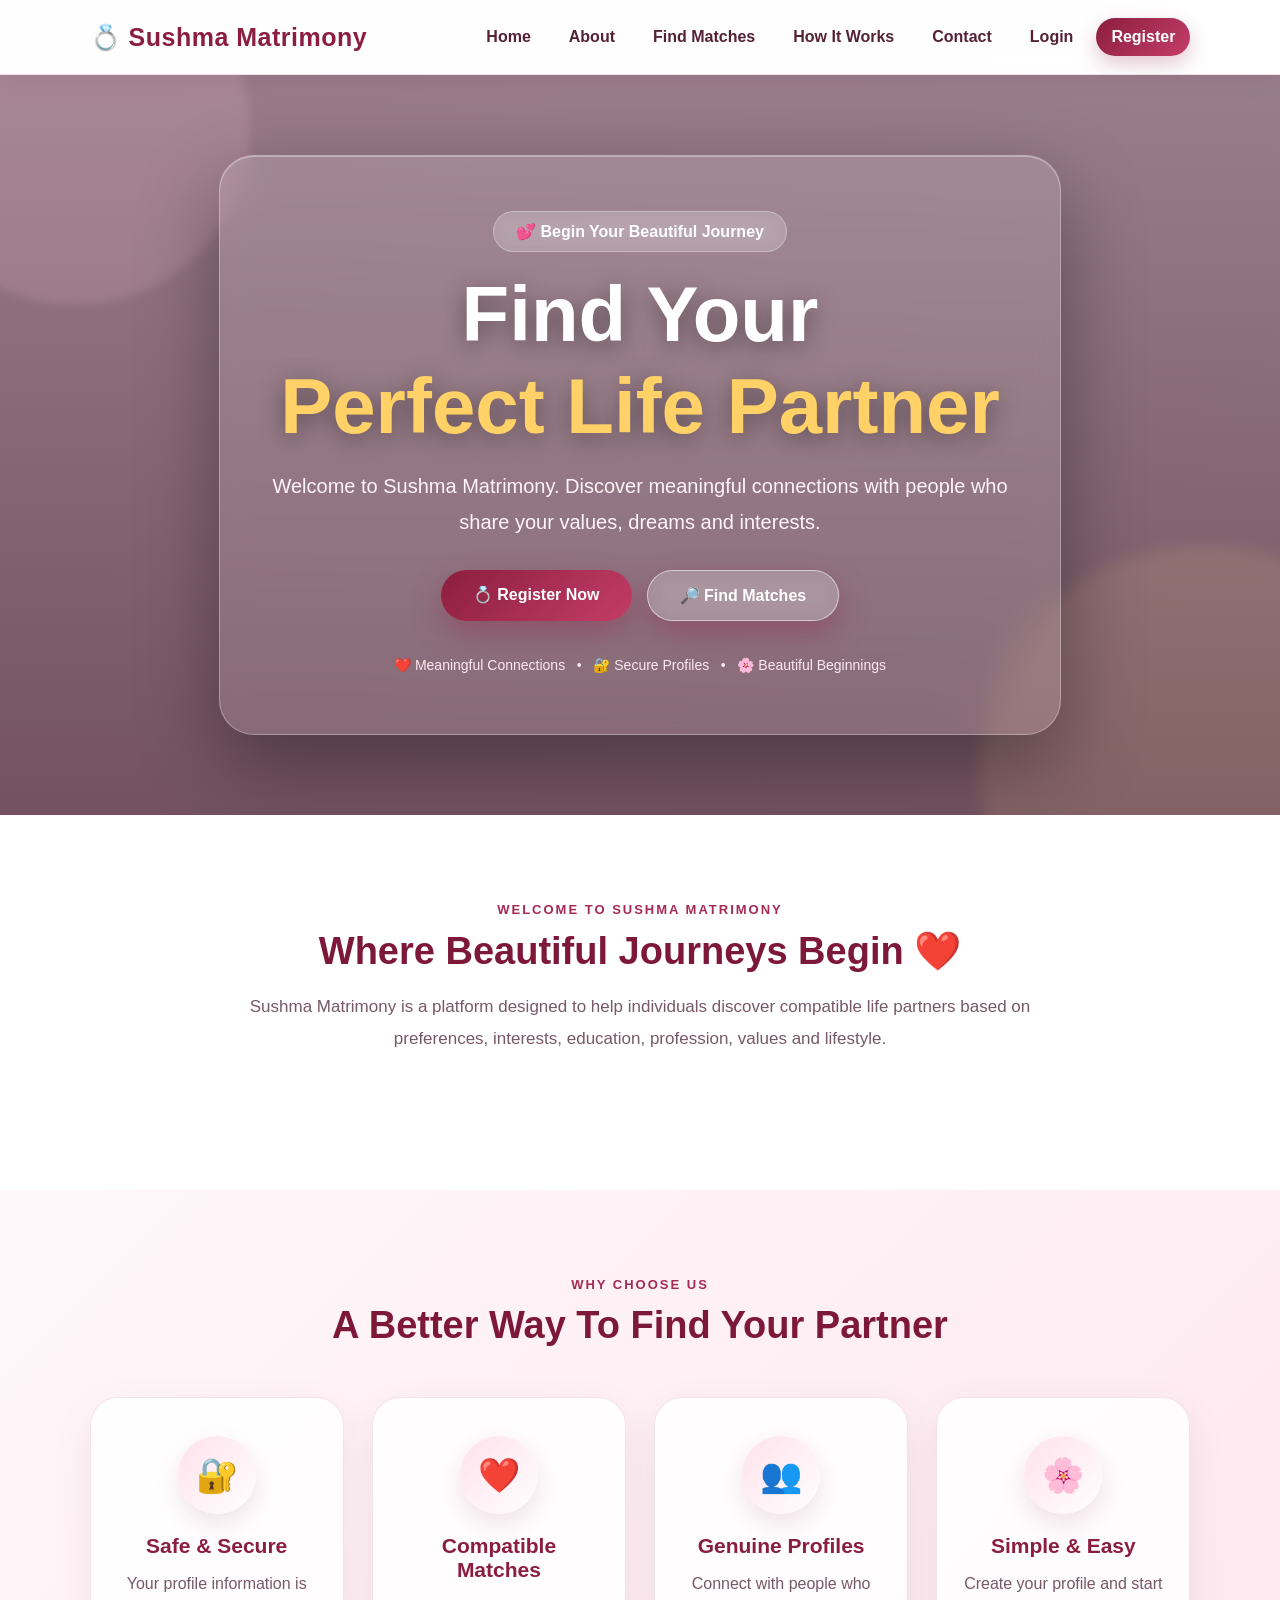
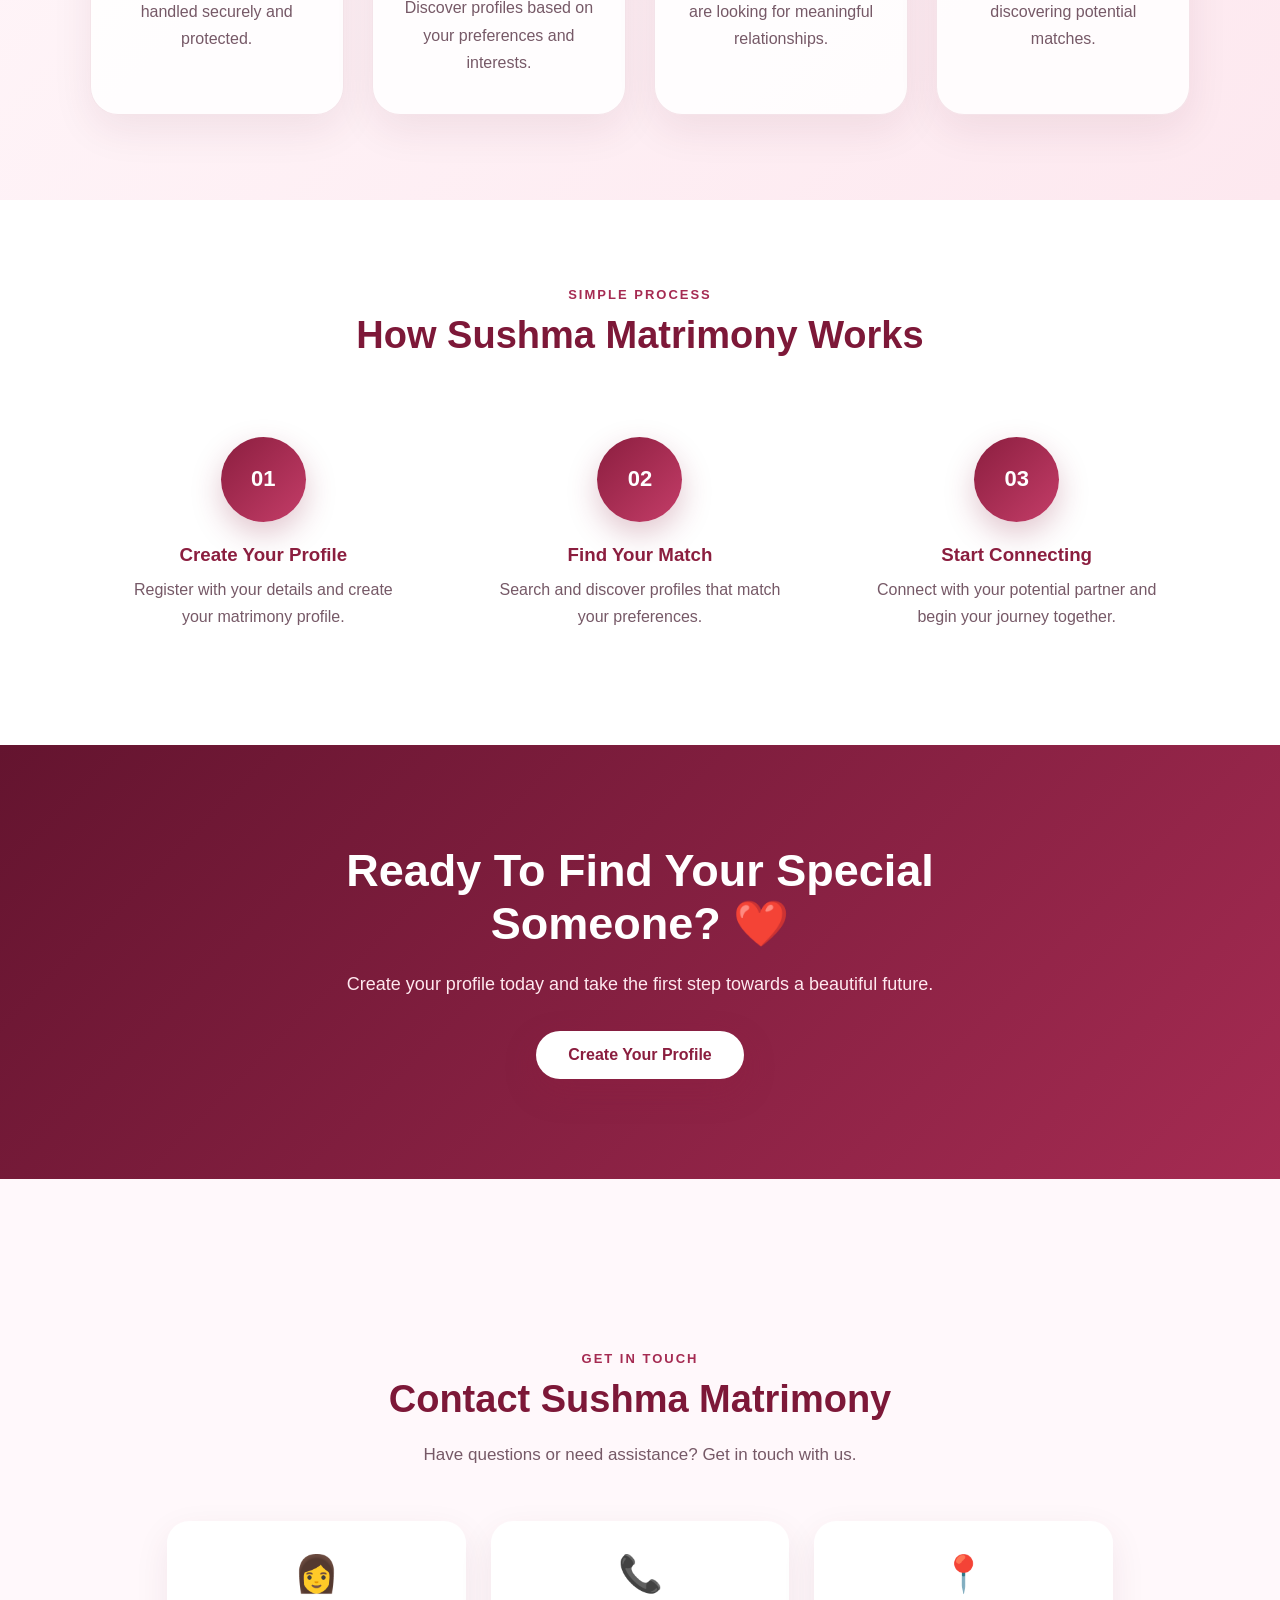
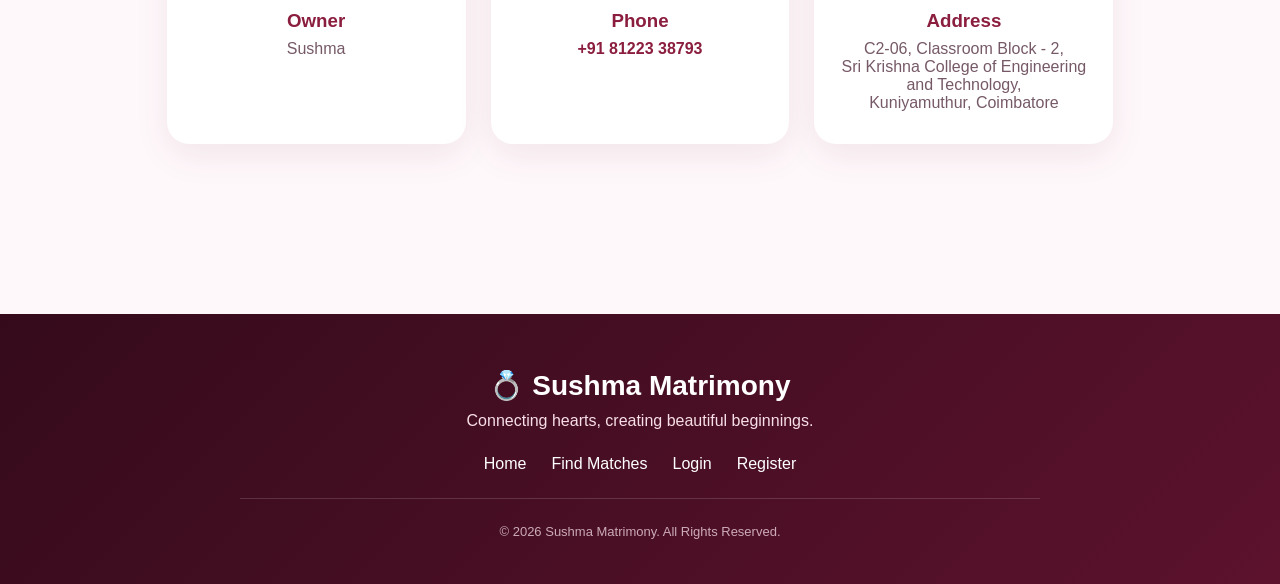
<file: index.html>
<!DOCTYPE html>
<html lang="en">

<head>

    <meta charset="UTF-8">

    <meta name="viewport"
          content="width=device-width, initial-scale=1.0">

    <title>Sushma Matrimony | Find Your Perfect Life Partner</title>

    <!-- CSS FILE -->
    <link rel="stylesheet" href="style.css">

</head>


<body>


<!-- =====================================================
     NAVIGATION BAR
===================================================== -->

<header>

    <nav class="navbar">

        <div class="logo">
            💍 Sushma Matrimony
        </div>


        <div class="nav-links">

            <a href="index.html">
                Home
            </a>

            <a href="#about">
                About
            </a>

            <a href="search.html">
                Find Matches
            </a>

            <a href="#how-it-works">
                How It Works
            </a>

            <a href="#contact">
                Contact
            </a>

            <a href="login.html">
                Login
            </a>

            <a href="register.html" class="nav-register">
                Register
            </a>

        </div>

    </nav>

</header>



<!-- =====================================================
     HERO SECTION
===================================================== -->

<section class="hero">

    <div class="hero-content">


        <div class="hero-badge">

            💕 Begin Your Beautiful Journey

        </div>


        <h1>

            Find Your

            <span>
                Perfect Life Partner
            </span>

        </h1>


        <p>

            Welcome to Sushma Matrimony.

            Discover meaningful connections with people
            who share your values, dreams and interests.

        </p>


        <div class="hero-buttons">

            <a href="register.html"
               class="btn">

                💍 Register Now

            </a>


            <a href="search.html"
               class="btn secondary-btn">

                🔎 Find Matches

            </a>

        </div>


        <div class="hero-trust">

            ❤️ Meaningful Connections
            &nbsp; • &nbsp;

            🔐 Secure Profiles
            &nbsp; • &nbsp;

            🌸 Beautiful Beginnings

        </div>


    </div>

</section>



<!-- =====================================================
     ABOUT SECTION
===================================================== -->

<section class="about" id="about">


    <div class="section-heading">

        <span class="small-title">
            WELCOME TO SUSHMA MATRIMONY
        </span>


        <h2>
            Where Beautiful Journeys Begin ❤️
        </h2>


        <p>

            Sushma Matrimony is a platform designed to help
            individuals discover compatible life partners
            based on preferences, interests, education,
            profession, values and lifestyle.

        </p>

    </div>


</section>



<!-- =====================================================
     FEATURES SECTION
===================================================== -->

<section class="features">


    <div class="section-heading">

        <span class="small-title">
            WHY CHOOSE US
        </span>


        <h2>
            A Better Way To Find Your Partner
        </h2>

    </div>



    <div class="feature-container">


        <!-- CARD 1 -->

        <div class="feature-card">

            <div class="feature-icon">
                🔐
            </div>


            <h3>
                Safe & Secure
            </h3>


            <p>

                Your profile information is handled
                securely and protected.

            </p>

        </div>



        <!-- CARD 2 -->

        <div class="feature-card">

            <div class="feature-icon">
                ❤️
            </div>


            <h3>
                Compatible Matches
            </h3>


            <p>

                Discover profiles based on your
                preferences and interests.

            </p>

        </div>



        <!-- CARD 3 -->

        <div class="feature-card">

            <div class="feature-icon">
                👥
            </div>


            <h3>
                Genuine Profiles
            </h3>


            <p>

                Connect with people who are looking
                for meaningful relationships.

            </p>

        </div>



        <!-- CARD 4 -->

        <div class="feature-card">

            <div class="feature-icon">
                🌸
            </div>


            <h3>
                Simple & Easy
            </h3>


            <p>

                Create your profile and start
                discovering potential matches.

            </p>

        </div>


    </div>

</section>



<!-- =====================================================
     HOW IT WORKS
===================================================== -->

<section class="steps" id="how-it-works">


    <div class="section-heading">

        <span class="small-title">
            SIMPLE PROCESS
        </span>


        <h2>
            How Sushma Matrimony Works
        </h2>

    </div>



    <div class="steps-container">


        <!-- STEP 1 -->

        <div class="step">

            <div class="step-number">
                01
            </div>


            <h3>
                Create Your Profile
            </h3>


            <p>

                Register with your details and
                create your matrimony profile.

            </p>

        </div>



        <!-- STEP 2 -->

        <div class="step">

            <div class="step-number">
                02
            </div>


            <h3>
                Find Your Match
            </h3>


            <p>

                Search and discover profiles that
                match your preferences.

            </p>

        </div>



        <!-- STEP 3 -->

        <div class="step">

            <div class="step-number">
                03
            </div>


            <h3>
                Start Connecting
            </h3>


            <p>

                Connect with your potential partner
                and begin your journey together.

            </p>

        </div>


    </div>

</section>



<!-- =====================================================
     CALL TO ACTION
===================================================== -->

<section class="cta">


    <div class="cta-content">


        <h2>
            Ready To Find Your Special Someone? ❤️
        </h2>


        <p>

            Create your profile today and take the
            first step towards a beautiful future.

        </p>


        <a href="register.html"
           class="btn cta-button">

            Create Your Profile

        </a>


    </div>

</section>



<!-- =====================================================
     CONTACT
===================================================== -->

<section class="contact" id="contact">


    <section class="contact" id="contact">

    <div class="section-heading">

        <span class="small-title">
            GET IN TOUCH
        </span>

        <h2>
            Contact Sushma Matrimony
        </h2>

        <p>
            Have questions or need assistance?
            Get in touch with us.
        </p>

    </div>

    <div class="contact-container">

        <!-- OWNER -->

        <div class="contact-card">

            <div class="contact-icon">
                👩
            </div>

            <h3>
                Owner
            </h3>

            <p>
                Sushma
            </p>

        </div>


        <!-- PHONE -->

        <div class="contact-card">

            <div class="contact-icon">
                📞
            </div>

            <h3>
                Phone
            </h3>

            <p>
                <a href="tel:8122338793">
                    +91 81223 38793
                </a>
            </p>

        </div>


        <!-- ADDRESS -->

        <div class="contact-card">

            <div class="contact-icon">
                📍
            </div>

            <h3>
                Address
            </h3>

            <p>
                C2-06, Classroom Block - 2,<br>
                Sri Krishna College of Engineering
                and Technology,<br>
                Kuniyamuthur, Coimbatore
            </p>

        </div>

    </div>

    </section>
</section>



<!-- =====================================================
     FOOTER
===================================================== -->

<footer>


    <div class="footer-logo">

        💍 Sushma Matrimony

    </div>


    <p>

        Connecting hearts,
        creating beautiful beginnings.

    </p>



    <div class="footer-links">

        <a href="index.html">
            Home
        </a>


        <a href="search.html">
            Find Matches
        </a>


        <a href="login.html">
            Login
        </a>


        <a href="register.html">
            Register
        </a>

    </div>


    <hr>


    <p class="copyright">

        © 2026 Sushma Matrimony.
        All Rights Reserved.

    </p>


</footer>


</body>

</html>
</file>
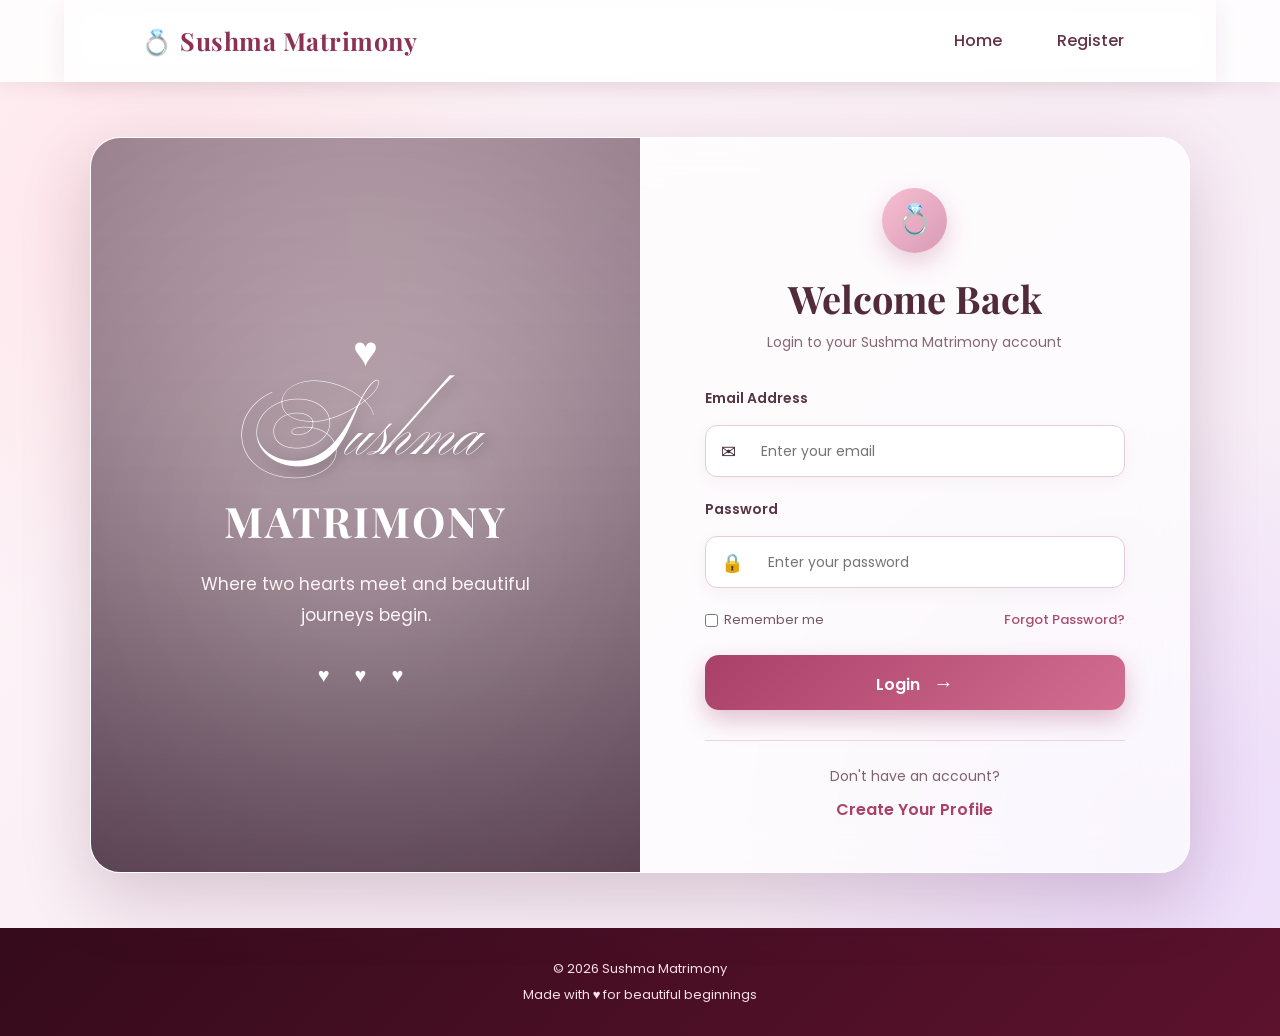
<file: login.html>
<!DOCTYPE html>
<html lang="en">
<head>
    <meta charset="UTF-8">
    <meta name="viewport" content="width=device-width, initial-scale=1.0">

    <title>Login - Sushma Matrimony</title>

    <!-- IMPORTANT: style.css is in the main GitHub folder -->
    <link rel="stylesheet" href="style.css">

    <!-- Elegant script font similar to Balmoral -->
    <link rel="preconnect" href="https://fonts.googleapis.com">
    <link rel="preconnect" href="https://fonts.gstatic.com" crossorigin>

    <link href="https://fonts.googleapis.com/css2?family=Ballet&family=Playfair+Display:wght@400;500;600;700&family=Poppins:wght@300;400;500;600&display=swap" rel="stylesheet">
</head>

<body class="login-page">

    <!-- NAVBAR -->
    <header class="login-header">
        <nav class="navbar">

            <div class="logo">
                💍
                <span>Sushma Matrimony</span>
            </div>

            <div class="nav-links">
                <a href="index.html">Home</a>
                <a href="register.html">Register</a>
            </div>

        </nav>
    </header>


    <!-- LOGIN SECTION -->
    <main class="login-container">

        <!-- LEFT SIDE -->
        <section class="login-image">

            <div class="image-overlay">

                <div class="heart-icon">♥</div>

                <h1>Sushma</h1>

                <h2>Matrimony</h2>

                <p>
                    Where two hearts meet and
                    beautiful journeys begin.
                </p>

                <div class="small-hearts">
                    ♥ ♥ ♥
                </div>

            </div>

        </section>


        <!-- RIGHT SIDE -->
        <section class="login-form-section">

            <div class="login-card">

                <div class="login-icon">
                    💍
                </div>

                <h2>Welcome Back</h2>

                <p class="login-subtitle">
                    Login to your Sushma Matrimony account
                </p>


                <form id="loginForm">

                    <!-- EMAIL -->
                    <div class="input-group">

                        <label for="loginEmail">
                            Email Address
                        </label>

                        <div class="input-box">

                            <span>✉</span>

                            <input
                                type="email"
                                id="loginEmail"
                                placeholder="Enter your email"
                                required
                            >

                        </div>

                    </div>


                    <!-- PASSWORD -->
                    <div class="input-group">

                        <label for="loginPassword">
                            Password
                        </label>

                        <div class="input-box">

                            <span>🔒</span>

                            <input
                                type="password"
                                id="loginPassword"
                                placeholder="Enter your password"
                                required
                            >

                        </div>

                    </div>


                    <!-- REMEMBER + FORGOT -->
                    <div class="login-options">

                        <label class="remember">

                            <input
                                type="checkbox"
                                id="rememberMe"
                            >

                            <span>Remember me</span>

                        </label>

                        <a href="#" class="forgot">
                            Forgot Password?
                        </a>

                    </div>


                    <!-- LOGIN BUTTON -->
                    <button
                        type="submit"
                        class="login-submit"
                    >
                        Login
                        <span>→</span>
                    </button>

                </form>


                <!-- REGISTER -->
                <div class="register-section">

                    <p>
                        Don't have an account?
                    </p>

                    <a
                        href="register.html"
                        class="create-profile"
                    >
                        Create Your Profile
                    </a>

                </div>

            </div>

        </section>

    </main>


    <!-- FOOTER -->
    <footer class="login-footer">

        <p>
            © 2026 Sushma Matrimony
        </p>

        <p>
            Made with ♥ for beautiful beginnings
        </p>

    </footer>


    <!-- FIREBASE / LOGIN JAVASCRIPT WILL GO HERE -->
    <script src="script.js"></script>

</body>
</html>
</file>
<file: style.css>
/* =====================================================
   SUSHMA MATRIMONY
   PREMIUM MATRIMONY WEBSITE
===================================================== */


/* =====================================================
   BASIC RESET
===================================================== */

* {
    margin: 0;
    padding: 0;
    box-sizing: border-box;
}


html {
    scroll-behavior: smooth;
}


body {

    font-family:
        "Segoe UI",
        Arial,
        sans-serif;

    color: #3b1f2b;

    background:
        radial-gradient(
            circle at top left,
            #fff0f5,
            transparent 35%
        ),

        radial-gradient(
            circle at bottom right,
            #f9d6e3,
            transparent 35%
        ),

        #fff8fb;

    min-height: 100vh;

}


/* =====================================================
   NAVBAR
===================================================== */

.navbar {

    width: 100%;

    padding: 18px 7%;

    display: flex;

    justify-content: space-between;

    align-items: center;

    background:
        rgba(255,255,255,0.90);

    backdrop-filter: blur(18px);

    border-bottom:
        1px solid rgba(139,30,63,0.12);

    position: sticky;

    top: 0;

    z-index: 1000;

    box-shadow:
        0 5px 25px rgba(92,25,49,0.08);

}


.logo {

    font-size: 25px;

    font-weight: 800;

    color: #8b1e3f;

    letter-spacing: 0.5px;

}


.nav-links {

    display: flex;

    gap: 8px;

    align-items: center;

    flex-wrap: wrap;

}


.nav-links a {

    text-decoration: none;

    color: #542235;

    font-weight: 600;

    padding: 10px 15px;

    border-radius: 25px;

    transition: 0.3s;

}


.nav-links a:hover {

    background: #8b1e3f;

    color: white;

    transform:
        translateY(-2px);

}


.nav-register {

    background:
        linear-gradient(
            135deg,
            #8b1e3f,
            #c43d68
        ) !important;

    color: white !important;

    box-shadow:
        0 8px 20px
        rgba(139,30,63,0.25);

}


/* =====================================================
   HERO SECTION
===================================================== */

.hero {

    min-height: 700px;

    display: flex;

    align-items: center;

    justify-content: center;

    text-align: center;

    padding: 80px 20px;

    position: relative;

    overflow: hidden;


    /*
       ONLINE IMAGE

       No image folder required.
       No image upload required.
    */

    background:

        linear-gradient(
            rgba(50, 5, 25, 0.48),
            rgba(50, 5, 25, 0.70)
        ),

        url(
            "https://images.unsplash.com/photo-1519741497674-611481863552?auto=format&fit=crop&w=2000&q=90"
        );

    background-size: cover;

    background-position: center;

    background-attachment: fixed;

}


/* Decorative glow */

.hero::before {

    content: "";

    position: absolute;

    width: 350px;

    height: 350px;

    border-radius: 50%;

    background:
        rgba(255,200,220,0.15);

    top: -120px;

    left: -100px;

    filter: blur(5px);

}


.hero::after {

    content: "";

    position: absolute;

    width: 450px;

    height: 450px;

    border-radius: 50%;

    background:
        rgba(255,215,130,0.12);

    right: -150px;

    bottom: -180px;

    filter: blur(8px);

}


/* =====================================================
   HERO CONTENT
===================================================== */

.hero-content {

    position: relative;

    z-index: 2;

    max-width: 900px;

    padding: 55px 45px;

    background:
        rgba(255,255,255,0.12);

    backdrop-filter: blur(15px);

    border:
        1px solid
        rgba(255,255,255,0.30);

    border-radius: 35px;

    box-shadow:

        0 30px 80px
        rgba(0,0,0,0.35),

        inset 0 1px 0
        rgba(255,255,255,0.35);

    animation:
        heroFloat 5s ease-in-out infinite;

}


.hero-badge {

    display: inline-block;

    padding: 10px 22px;

    margin-bottom: 22px;

    border-radius: 30px;

    color: white;

    background:
        rgba(255,255,255,0.15);

    border:
        1px solid
        rgba(255,255,255,0.30);

    backdrop-filter: blur(10px);

    font-weight: 600;

}


.hero-content h1 {

    font-size:
        clamp(42px, 7vw, 78px);

    line-height: 1.05;

    color: white;

    margin-bottom: 20px;

    text-shadow:
        0 5px 25px
        rgba(0,0,0,0.40);

}


.hero-content h1 span {

    display: block;

    color: #ffd166;

    margin-top: 10px;

}


.hero-content p {

    color: #fff4f7;

    font-size: 20px;

    line-height: 1.8;

    max-width: 750px;

    margin:
        0 auto 25px;

}


/* =====================================================
   BUTTONS
===================================================== */

.hero-buttons {

    display: flex;

    justify-content: center;

    gap: 15px;

    flex-wrap: wrap;

    margin: 30px 0;

}


.btn {

    display: inline-block;

    text-decoration: none;

    border: none;

    cursor: pointer;

    padding:
        15px 32px;

    border-radius: 35px;

    font-size: 16px;

    font-weight: 700;

    color: white;

    background:
        linear-gradient(
            135deg,
            #8b1e3f,
            #c43d68
        );

    box-shadow:
        0 12px 30px
        rgba(139,30,63,0.35);

    transition: 0.35s;

}


.btn:hover {

    transform:
        translateY(-6px)
        scale(1.03);

    box-shadow:
        0 20px 40px
        rgba(139,30,63,0.45);

}


.secondary-btn {

    background:
        rgba(255,255,255,0.15);

    border:
        1px solid
        rgba(255,255,255,0.55);

    backdrop-filter: blur(10px);

}


.hero-trust {

    color: #ffe8ef;

    font-size: 14px;

    margin-top: 20px;

    line-height: 2;

}


/* =====================================================
   GENERAL SECTIONS
===================================================== */

section {

    padding:
        85px 7%;

}


.section-heading {

    max-width: 850px;

    margin:
        0 auto 50px;

    text-align: center;

}


.small-title {

    display: inline-block;

    color: #a52b52;

    font-size: 13px;

    font-weight: 800;

    letter-spacing: 2px;

    margin-bottom: 12px;

}


.section-heading h2 {

    font-size: 38px;

    color: #7d1838;

    margin-bottom: 18px;

}


.section-heading p {

    font-size: 17px;

    color: #765967;

    line-height: 1.9;

}


/* =====================================================
   ABOUT
===================================================== */

.about {

    background: white;

}


/* =====================================================
   FEATURES
===================================================== */

.features {

    background:
        linear-gradient(
            135deg,
            #fff7fa,
            #fde8ef
        );

}


.feature-container {

    max-width: 1200px;

    margin: auto;

    display: grid;

    grid-template-columns:
        repeat(
            auto-fit,
            minmax(230px, 1fr)
        );

    gap: 28px;

}


.feature-card {

    padding:
        38px 25px;

    text-align: center;

    background:
        rgba(255,255,255,0.85);

    border-radius: 28px;

    border:
        1px solid
        rgba(165,43,82,0.12);

    box-shadow:
        0 15px 40px
        rgba(95,30,55,0.08);

    transition:
        0.4s;

    transform-style:
        preserve-3d;

}


.feature-card:hover {

    transform:
        translateY(-14px)
        rotateX(4deg)
        rotateY(-3deg);

    box-shadow:
        0 25px 55px
        rgba(95,30,55,0.18);

}


.feature-icon {

    width: 78px;

    height: 78px;

    margin:
        0 auto 20px;

    display: flex;

    align-items: center;

    justify-content: center;

    font-size: 34px;

    border-radius: 50%;

    background:
        linear-gradient(
            135deg,
            #ffe1eb,
            #ffffff
        );

    box-shadow:
        0 10px 25px
        rgba(139,30,63,0.12);

}


.feature-card h3 {

    color: #8b1e3f;

    margin-bottom: 12px;

    font-size: 21px;

}


.feature-card p {

    color: #765967;

    line-height: 1.7;

}


/* =====================================================
   HOW IT WORKS
===================================================== */

.steps {

    background: white;

}


.steps-container {

    max-width: 1100px;

    margin: auto;

    display: grid;

    grid-template-columns:
        repeat(
            auto-fit,
            minmax(250px,1fr)
        );

    gap: 30px;

}


.step {

    text-align: center;

    padding: 30px;

}


.step-number {

    width: 85px;

    height: 85px;

    margin:
        0 auto 22px;

    display: flex;

    align-items: center;

    justify-content: center;

    border-radius: 50%;

    font-size: 22px;

    font-weight: 800;

    color: white;

    background:
        linear-gradient(
            135deg,
            #8b1e3f,
            #c43d68
        );

    box-shadow:
        0 12px 30px
        rgba(139,30,63,0.25);

    transition: 0.4s;

}


.step:hover .step-number {

    transform:
        rotateY(180deg)
        scale(1.1);

}


.step h3 {

    color: #8b1e3f;

    margin-bottom: 10px;

}


.step p {

    color: #765967;

    line-height: 1.7;

}


/* =====================================================
   CALL TO ACTION
===================================================== */

.cta {

    padding:
        100px 20px;

    text-align: center;

    background:
        linear-gradient(
            135deg,
            #64142f,
            #a52b52
        );

    color: white;

}


.cta-content {

    max-width: 800px;

    margin: auto;

}


.cta h2 {

    color: white;

    font-size:
        clamp(30px,5vw,45px);

    margin-bottom: 18px;

}


.cta p {

    color: #ffe8ef;

    font-size: 18px;

    line-height: 1.8;

    margin-bottom: 30px;

}


.cta-button {

    background: white;

    color: #8b1e3f;

}


/* =====================================================
   CONTACT
===================================================== */

.contact {

    background: #fff8fb;

}


.contact-container {

    max-width: 1000px;

    margin: auto;

    display: grid;

    grid-template-columns:
        repeat(
            auto-fit,
            minmax(220px,1fr)
        );

    gap: 25px;

}


.contact-card {

    text-align: center;

    padding: 32px 20px;

    background: white;

    border-radius: 22px;

    box-shadow:
        0 12px 35px
        rgba(95,30,55,0.08);

    transition: 0.3s;

}


.contact-card:hover {

    transform:
        translateY(-8px);

}


.contact-icon {

    font-size: 36px;

    margin-bottom: 15px;

}


.contact-card h3 {

    color: #8b1e3f;

    margin-bottom: 8px;

}


.contact-card p {

    color: #765967;

}


/* =====================================================
   FOOTER
===================================================== */

footer {

    padding:
        55px 20px 25px;

    text-align: center;

    background:
        linear-gradient(
            135deg,
            #350b1b,
            #5c122d
        );

    color: white;

}


.footer-logo {

    font-size: 28px;

    font-weight: 800;

    margin-bottom: 10px;

}


footer p {

    color: #f8dfe7;

    margin-bottom: 20px;

}


.footer-links {

    display: flex;

    justify-content: center;

    flex-wrap: wrap;

    gap: 25px;

    margin: 25px 0;

}


.footer-links a {

    color: white;

    text-decoration: none;

    transition: 0.3s;

}


.footer-links a:hover {

    color: #ffd166;

}


footer hr {

    border: none;

    border-top:
        1px solid
        rgba(255,255,255,0.15);

    max-width: 800px;

    margin: 25px auto;

}


.copyright {

    font-size: 13px;

    opacity: 0.75;

}


/* =====================================================
   ANIMATIONS
===================================================== */

@keyframes heroFloat {

    0% {
        transform:
            translateY(0px);
    }

    50% {
        transform:
            translateY(-10px);
    }

    100% {
        transform:
            translateY(0px);
    }

}


/* =====================================================
   MOBILE RESPONSIVE
===================================================== */

@media (max-width: 800px) {


    .navbar {

        padding: 15px 5%;

        flex-direction: column;

        gap: 12px;

    }


    .logo {

        font-size: 22px;

    }


    .nav-links {

        justify-content: center;

    }


    .nav-links a {

        padding:
            8px 10px;

        font-size: 14px;

    }


    .hero {

        min-height: 600px;

        background-attachment:
            scroll;

        padding:
            40px 15px;

    }


    .hero-content {

        padding:
            35px 20px;

        border-radius:
            25px;

    }


    .hero-content h1 {

        font-size:
            42px;

    }


    .hero-content p {

        font-size:
            17px;

    }


    .hero-buttons {

        flex-direction:
            column;

        align-items:
            center;

    }


    .hero-buttons .btn {

        width:
            90%;

    }


    section {

        padding:
            65px 5%;

    }


    .section-heading h2 {

        font-size:
            30px;

    }


    .cta {

        padding:
            75px 20px;

    }


    .footer-links {

        gap:
            15px;

    }

}


/* =====================================================
   SMALL MOBILE
===================================================== */

@media (max-width: 450px) {


    .hero-content h1 {

        font-size:
            35px;

    }


    .hero-badge {

        font-size:
            13px;

    }


    .hero-trust {

        font-size:
            12px;

    }


    .nav-links a {

        font-size:
            13px;

        padding:
            7px 8px;

    }

}

.contact-card a {
    color: #8b1e3f;
    text-decoration: none;
    font-weight: 600;
}

.contact-card a:hover {
    text-decoration: underline;
}

/* =====================================================
   FIND MATCHES PAGE
===================================================== */

body {
    font-family: "Poppins", sans-serif;
}


/* =====================================================
   MATCHES HERO
===================================================== */

.matches-hero {

    min-height: 430px;

    display: flex;

    align-items: center;

    justify-content: center;

    text-align: center;

    position: relative;

    background:

        linear-gradient(
            rgba(76, 13, 40, 0.62),
            rgba(76, 13, 40, 0.72)
        ),

        url(
            "https://images.unsplash.com/photo-1519741497674-611481863552?auto=format&fit=crop&w=2000&q=90"
        );

    background-size: cover;

    background-position: center;

    background-attachment: fixed;

}


.matches-hero-content {

    max-width: 800px;

    padding: 50px;

    color: white;

}


.hero-small-title {

    font-size: 14px;

    letter-spacing: 3px;

    color: #ffd166;

    font-weight: 700;

    margin-bottom: 15px;

}


.matches-hero h1 {

    font-family:
        "Cormorant Garamond",
        serif;

    font-size:
        clamp(55px, 8vw, 90px);

    line-height: 0.95;

    color: white;

    margin-bottom: 25px;

}


.matches-hero h1 span {

    color: #ffd166;

}


.matches-hero p {

    max-width: 650px;

    margin: auto;

    color: #fff0f5;

    font-size: 18px;

    line-height: 1.8;

}


/* =====================================================
   SEARCH SECTION
===================================================== */

.search-section {

    background:

        radial-gradient(
            circle at top left,
            #ffe3ec,
            transparent 35%
        ),

        #fff8fb;

}


.search-heading {

    max-width: 800px;

    margin:
        0 auto 40px;

    text-align: center;

}


.search-heading > span {

    color: #a52b52;

    font-size: 13px;

    font-weight: 800;

    letter-spacing: 3px;

}


.search-heading h2 {

    font-family:
        "Cormorant Garamond",
        serif;

    font-size: 45px;

    color: #7d1838;

    margin:
        10px 0;

}


.search-heading p {

    color: #765967;

    line-height: 1.8;

}


/* =====================================================
   SEARCH BOX
===================================================== */

.search-box {

    max-width: 1100px;

    margin: auto;

    padding: 30px;

    display: grid;

    grid-template-columns:
        repeat(3, 1fr)
        auto;

    gap: 18px;

    align-items: end;

    background:
        rgba(255,255,255,0.85);

    backdrop-filter:
        blur(20px);

    border-radius: 25px;

    border:
        1px solid
        rgba(139,30,63,0.12);

    box-shadow:
        0 20px 55px
        rgba(94,25,50,0.12);

}


.input-group {

    display: flex;

    flex-direction: column;

    gap: 8px;

}


.input-group label {

    font-size: 13px;

    font-weight: 700;

    color: #7d1838;

}


.input-group input,
.input-group select {

    width: 100%;

    padding:
        14px 15px;

    border:
        1px solid #ead0da;

    border-radius: 12px;

    outline: none;

    background: white;

    color: #542235;

    font-family:
        "Poppins",
        sans-serif;

    transition: 0.3s;

}


.input-group input:focus,
.input-group select:focus {

    border-color: #a52b52;

    box-shadow:
        0 0 0 4px
        rgba(165,43,82,0.08);

}


.search-button {

    padding:
        14px 22px;

    border: none;

    border-radius: 12px;

    cursor: pointer;

    color: white;

    font-family:
        "Poppins",
        sans-serif;

    font-weight: 700;

    background:
        linear-gradient(
            135deg,
            #8b1e3f,
            #c43d68
        );

    box-shadow:
        0 10px 25px
        rgba(139,30,63,0.25);

    transition: 0.3s;

}


.search-button:hover {

    transform:
        translateY(-4px);

    box-shadow:
        0 15px 30px
        rgba(139,30,63,0.35);

}


/* =====================================================
   PROFILE SECTION
===================================================== */

.profiles-section {

    background:

        linear-gradient(
            135deg,
            #fff,
            #fff2f6
        );

}


.profiles-container {

    max-width: 1250px;

    margin: auto;

    display: grid;

    grid-template-columns:
        repeat(
            auto-fit,
            minmax(270px, 1fr)
        );

    gap: 30px;

}


/* =====================================================
   PROFILE CARD
===================================================== */

.profile-card {

    overflow: hidden;

    border-radius: 25px;

    background:
        rgba(255,255,255,0.95);

    border:
        1px solid
        rgba(139,30,63,0.10);

    box-shadow:
        0 18px 45px
        rgba(88,25,48,0.12);

    transition:
        transform 0.4s,
        box-shadow 0.4s;

}


.profile-card:hover {

    transform:
        translateY(-12px)
        rotateX(2deg);

    box-shadow:
        0 30px 65px
        rgba(88,25,48,0.20);

}


/* =====================================================
   PROFILE IMAGE
===================================================== */

.profile-image {

    height: 310px;

    position: relative;

    overflow: hidden;

}


.profile-image img {

    width: 100%;

    height: 100%;

    object-fit: cover;

    transition:
        transform 0.6s;

}


.profile-card:hover
.profile-image img {

    transform:
        scale(1.08);

}


.online {

    position: absolute;

    top: 15px;

    right: 15px;

    padding:
        7px 12px;

    border-radius: 20px;

    background:
        rgba(255,255,255,0.90);

    color: #218838;

    font-size: 12px;

    font-weight: 700;

    box-shadow:
        0 5px 15px
        rgba(0,0,0,0.15);

}


/* =====================================================
   PROFILE CONTENT
===================================================== */

.profile-content {

    padding: 25px;

}


.profile-content h3 {

    font-family:
        "Cormorant Garamond",
        serif;

    font-size: 29px;

    color: #7d1838;

    margin-bottom: 5px;

}


.profile-location {

    color: #8f6a77;

    font-size: 14px;

    margin-bottom: 15px;

}


.profile-details {

    display: flex;

    flex-direction: column;

    gap: 7px;

    margin-bottom: 18px;

}


.profile-details span {

    font-size: 13px;

    color: #684552;

}


.profile-about {

    font-size: 14px;

    color: #765967;

    line-height: 1.7;

    margin-bottom: 20px;

}


.interest-btn {

    width: 100%;

    padding:
        13px;

    border: none;

    border-radius: 12px;

    cursor: pointer;

    color: white;

    font-family:
        "Poppins",
        sans-serif;

    font-weight: 700;

    background:
        linear-gradient(
            135deg,
            #8b1e3f,
            #c43d68
        );

    transition: 0.3s;

}


.interest-btn:hover {

    transform:
        translateY(-3px);

    box-shadow:
        0 10px 25px
        rgba(139,30,63,0.25);

}


/* =====================================================
   CTA
===================================================== */

.matches-cta {

    padding:
        90px 20px;

    text-align: center;

    color: white;

    background:

        linear-gradient(
            rgba(74,12,39,0.88),
            rgba(74,12,39,0.92)
        ),

        url(
            "https://images.unsplash.com/photo-1519225421980-715cb0215aed?auto=format&fit=crop&w=1800&q=85"
        );

    background-size: cover;

    background-position: center;

}


.matches-cta h2 {

    font-family:
        "Cormorant Garamond",
        serif;

    font-size:
        clamp(35px,5vw,50px);

    margin-bottom: 15px;

}


.matches-cta p {

    color: #ffe8ef;

    font-size: 17px;

    margin-bottom: 30px;

}


.cta-register {

    display: inline-block;

    padding:
        15px 32px;

    border-radius: 30px;

    text-decoration: none;

    color: #8b1e3f;

    background: white;

    font-weight: 700;

    transition: 0.3s;

}


.cta-register:hover {

    transform:
        translateY(-5px)
        scale(1.03);

    box-shadow:
        0 15px 35px
        rgba(0,0,0,0.25);

}


/* =====================================================
   ACTIVE NAVIGATION
===================================================== */

.nav-links .active {

    color: #8b1e3f;

    background: #ffe6ef;

}


/* =====================================================
   MOBILE
===================================================== */

@media (max-width: 900px) {

    .search-box {

        grid-template-columns:
            1fr 1fr;

    }

    .search-button {

        grid-column:
            1 / -1;

    }

}


@media (max-width: 600px) {

    .matches-hero {

        min-height: 500px;

        background-attachment:
            scroll;

    }


    .matches-hero-content {

        padding: 30px 20px;

    }


    .matches-hero h1 {

        font-size: 55px;

    }


    .search-box {

        grid-template-columns:
            1fr;

        padding: 20px;

    }


    .search-button {

        grid-column:
            auto;

    }


    .search-heading h2 {

        font-size: 36px;

    }


    .profile-image {

        height: 350px;

    }

}

/* =========================================
   SUSHMA MATRIMONY - LOGIN PAGE
   ========================================= */


/* Main Login Page */

.login-page {
    margin: 0;
    min-height: 100vh;

    font-family: 'Poppins', sans-serif;

    background:
        linear-gradient(
            135deg,
            rgba(55, 20, 45, 0.95),
            rgba(126, 45, 82, 0.88),
            rgba(245, 196, 210, 0.75)
        );

    color: #3c1f2d;
}


/* Navbar */

.login-page .navbar {

    width: 100%;

    box-sizing: border-box;

    padding: 18px 6%;

    display: flex;

    justify-content: space-between;

    align-items: center;

    background: rgba(255, 255, 255, 0.12);

    backdrop-filter: blur(15px);

    border-bottom: 1px solid rgba(255,255,255,0.25);

    position: relative;

    z-index: 10;
}


.login-page .logo {

    color: white;

    font-size: 24px;

    font-weight: 600;

    letter-spacing: 0.5px;
}


.login-page .nav-links {

    display: flex;

    align-items: center;

    gap: 25px;
}


.login-page .nav-links a {

    color: white;

    text-decoration: none;

    font-weight: 500;

    transition: 0.3s;
}


.login-page .nav-links a:hover {

    color: #ffd6e4;

}


.login-page .register-btn {

    padding: 10px 22px;

    border-radius: 25px;

    background: white;

    color: #9b3d68 !important;

    box-shadow: 0 5px 20px rgba(0,0,0,0.15);
}


/* Login Section */

.login-section {

    min-height: calc(100vh - 80px);

    display: flex;

    justify-content: center;

    align-items: center;

    padding: 55px 20px;

    box-sizing: border-box;
}


/* Main Card */

.login-container {

    width: 100%;

    max-width: 1050px;

    min-height: 600px;

    display: grid;

    grid-template-columns: 1fr 1fr;

    border-radius: 30px;

    overflow: hidden;

    background: rgba(255,255,255,0.96);

    box-shadow:
        0 30px 70px rgba(0,0,0,0.35),
        0 10px 30px rgba(0,0,0,0.15);

    animation: loginAppear 1s ease;
}


@keyframes loginAppear {

    from {

        opacity: 0;

        transform: translateY(40px) scale(0.97);

    }

    to {

        opacity: 1;

        transform: translateY(0) scale(1);

    }

}


/* =========================================
   LEFT IMAGE
   ========================================= */

.login-image {

    position: relative;

    min-height: 600px;

    background-image:
        linear-gradient(
            rgba(62, 17, 43, 0.38),
            rgba(120, 34, 76, 0.60)
        ),
        url("https://images.unsplash.com/photo-1519741497674-611481863552?auto=format&fit=crop&w=1000&q=85");

    background-size: cover;

    background-position: center;

    display: flex;

    justify-content: center;

    align-items: center;

    overflow: hidden;
}


/* Image zoom effect */

.login-image::before {

    content: "";

    position: absolute;

    inset: 0;

    background:
        radial-gradient(
            circle at center,
            transparent 20%,
            rgba(40, 10, 30, 0.35) 100%
        );

}


.login-image:hover {

    background-size: 105%;
    transition: background-size 1s ease;
}


/* Image Text */

.image-overlay {

    position: relative;

    z-index: 2;

    text-align: center;

    color: white;

    padding: 40px;

}


.heart-symbol {

    width: 70px;

    height: 70px;

    margin: 0 auto 15px;

    border-radius: 50%;

    display: flex;

    align-items: center;

    justify-content: center;

    background: rgba(255,255,255,0.18);

    backdrop-filter: blur(10px);

    font-size: 35px;

    color: #ffd5e2;

    border: 1px solid rgba(255,255,255,0.35);

    animation: heartbeat 2s infinite;
}


@keyframes heartbeat {

    0%, 100% {
        transform: scale(1);
    }

    50% {
        transform: scale(1.12);
    }

}


/* Balmoral-style heading */

.balmoral {

    font-family: 'Balmoral', 'Great Vibes', cursive;

    font-size: 72px;

    font-weight: 400;

    margin: 5px 0;

    line-height: 1;

    text-shadow:
        0 4px 15px rgba(0,0,0,0.4);
}


.image-overlay h2 {

    font-family: 'Poppins', sans-serif;

    font-size: 25px;

    letter-spacing: 7px;

    text-transform: uppercase;

    margin: 10px 0 25px;

}


.image-overlay p {

    max-width: 350px;

    margin: auto;

    font-size: 16px;

    line-height: 1.8;

    color: #fff1f6;
}


/* =====================================================
   SUSHMA MATRIMONY - LOGIN PAGE
   ===================================================== */


/* LOGIN PAGE BACKGROUND */

.login-page {
    margin: 0;
    padding: 0;

    min-height: 100vh;

    font-family: 'Poppins', sans-serif;

    background:
        radial-gradient(circle at 10% 20%,
        rgba(255, 210, 220, 0.45),
        transparent 30%),

        radial-gradient(circle at 90% 80%,
        rgba(215, 180, 255, 0.35),
        transparent 30%),

        linear-gradient(
        135deg,
        #fff7f8,
        #f9eef5,
        #f5edf8
        );

    color: #3d2632;
}


/* =====================================================
   NAVBAR
   ===================================================== */

.login-header {
    position: relative;
    z-index: 10;

    background: rgba(255, 255, 255, 0.82);

    backdrop-filter: blur(15px);

    box-shadow:
        0 4px 20px rgba(80, 30, 60, 0.08);
}


.login-header .navbar {

    width: 90%;
    max-width: 1200px;

    margin: auto;

    min-height: 75px;

    display: flex;

    align-items: center;

    justify-content: space-between;
}


.login-header .logo {

    display: flex;

    align-items: center;

    gap: 8px;

    font-family: 'Playfair Display', serif;

    font-size: 25px;

    font-weight: 700;

    color: #8c3154;
}


.login-header .nav-links {

    display: flex;

    gap: 25px;
}


.login-header .nav-links a {

    text-decoration: none;

    color: #633246;

    font-weight: 500;

    transition: 0.3s;
}


.login-header .nav-links a:hover {

    color: #c04d77;

    transform: translateY(-2px);
}


/* =====================================================
   MAIN LOGIN CONTAINER
   ===================================================== */

.login-container {

    width: 92%;

    max-width: 1100px;

    min-height: 650px;

    margin: 55px auto;

    display: grid;

    grid-template-columns: 1fr 1fr;

    border-radius: 30px;

    overflow: hidden;

    background: rgba(255,255,255,0.75);

    backdrop-filter: blur(20px);

    box-shadow:
        0 25px 70px rgba(80, 30, 60, 0.20);

    border: 1px solid rgba(255,255,255,0.8);
}


/* =====================================================
   LEFT IMAGE
   ===================================================== */

.login-image {

    position: relative;

    min-height: 650px;

    background-image:

        linear-gradient(
            rgba(95, 25, 55, 0.25),
            rgba(45, 15, 35, 0.65)
        ),

        url("https://images.unsplash.com/photo-1519741497674-611481863552?auto=format&fit=crop&w=1000&q=85");

    background-size: cover;

    background-position: center;

    display: flex;

    align-items: center;

    justify-content: center;

    text-align: center;
}


.image-overlay {

    color: white;

    padding: 40px;

    animation: fadeIn 1.2s ease;
}


.heart-icon {

    font-size: 42px;

    margin-bottom: 10px;

    animation: heartBeat 1.5s infinite;
}


/* SCRIPT FONT */

.image-overlay h1 {

    font-family: 'Ballet', cursive;

    font-size: 90px;

    line-height: 1;

    margin: 10px 0;

    text-shadow:
        3px 4px 15px rgba(0,0,0,0.35);
}


.image-overlay h2 {

    font-family: 'Playfair Display', serif;

    font-size: 42px;

    margin: 5px 0 20px;

    letter-spacing: 2px;
}


.image-overlay p {

    max-width: 400px;

    margin: auto;

    font-size: 17px;

    line-height: 1.8;

    color: #fff4f7;
}


.small-hearts {

    margin-top: 30px;

    letter-spacing: 10px;

    font-size: 20px;
}


/* =====================================================
   RIGHT LOGIN FORM
   ===================================================== */

.login-form-section {

    display: flex;

    align-items: center;

    justify-content: center;

    padding: 50px;
}


.login-card {

    width: 100%;

    max-width: 420px;

    text-align: center;
}


.login-icon {

    width: 65px;

    height: 65px;

    margin: auto;

    border-radius: 50%;

    display: flex;

    align-items: center;

    justify-content: center;

    font-size: 30px;

    background:
        linear-gradient(
            135deg,
            #f6bfd1,
            #d99ab6
        );

    box-shadow:
        0 10px 25px rgba(170, 70, 110, 0.25);
}


.login-card h2 {

    font-family: 'Playfair Display', serif;

    font-size: 38px;

    margin: 20px 0 8px;

    color: #512b3a;
}


.login-subtitle {

    color: #866875;

    margin-bottom: 35px;

    font-size: 14px;
}


/* =====================================================
   INPUTS
   ===================================================== */

.input-group {

    text-align: left;

    margin-bottom: 22px;
}


.input-group label {

    display: block;

    margin-bottom: 8px;

    font-weight: 600;

    color: #563544;

    font-size: 14px;
}


.input-box {

    display: flex;

    align-items: center;

    gap: 10px;

    background: white;

    border: 1px solid #e6ccd7;

    border-radius: 12px;

    padding: 0 15px;

    transition: 0.3s;

    box-shadow:
        0 5px 15px rgba(100,40,70,0.05);
}


.input-box:focus-within {

    border-color: #bd6283;

    box-shadow:
        0 0 0 4px rgba(189,98,131,0.12);

    transform: translateY(-2px);
}


.input-box span {

    font-size: 18px;
}


.input-box input {

    width: 100%;

    height: 50px;

    border: none;

    outline: none;

    font-family: 'Poppins', sans-serif;

    font-size: 14px;

    background: transparent;

    color: #402632;
}


/* =====================================================
   OPTIONS
   ===================================================== */

.login-options {

    display: flex;

    justify-content: space-between;

    align-items: center;

    margin: 5px 0 25px;

    font-size: 13px;
}


.remember {

    display: flex;

    gap: 6px;

    align-items: center;

    color: #735763;
}


.remember input {

    accent-color: #a94e70;
}


.forgot {

    color: #a94e70;

    text-decoration: none;

    font-weight: 500;
}


.forgot:hover {

    text-decoration: underline;
}


/* =====================================================
   LOGIN BUTTON
   ===================================================== */

.login-submit {

    width: 100%;

    height: 55px;

    border: none;

    border-radius: 14px;

    cursor: pointer;

    color: white;

    font-family: 'Poppins', sans-serif;

    font-size: 16px;

    font-weight: 600;

    background:
        linear-gradient(
            135deg,
            #a94068,
            #d36d91
        );

    box-shadow:
        0 10px 25px rgba(160,60,100,0.30);

    transition: 0.3s;
}


.login-submit span {

    margin-left: 10px;

    font-size: 20px;
}


.login-submit:hover {

    transform: translateY(-3px);

    box-shadow:
        0 15px 30px rgba(160,60,100,0.40);
}


/* =====================================================
   REGISTER
   ===================================================== */

.register-section {

    margin-top: 30px;

    padding-top: 25px;

    border-top: 1px solid #ead9df;
}


.register-section p {

    margin-bottom: 10px;

    color: #80616e;

    font-size: 14px;
}


.create-profile {

    color: #a94068;

    font-weight: 600;

    text-decoration: none;
}


.create-profile:hover {

    text-decoration: underline;
}


/* =====================================================
   FOOTER
   ===================================================== */

.login-footer {

    text-align: center;

    padding: 25px;

    color: #856a76;

    font-size: 13px;
}


.login-footer p {

    margin: 6px;
}


/* =====================================================
   ANIMATIONS
   ===================================================== */

@keyframes fadeIn {

    from {

        opacity: 0;

        transform: translateY(20px);

    }

    to {

        opacity: 1;

        transform: translateY(0);

    }
}


@keyframes heartBeat {

    0% {

        transform: scale(1);

    }

    25% {

        transform: scale(1.15);

    }

    40% {

        transform: scale(1);

    }

    60% {

        transform: scale(1.12);

    }

    100% {

        transform: scale(1);

    }
}


/* =====================================================
   MOBILE
   ===================================================== */

@media (max-width: 800px) {

    .login-container {

        grid-template-columns: 1fr;

        margin: 25px auto;
    }


    .login-image {

        min-height: 400px;
    }


    .image-overlay h1 {

        font-size: 70px;
    }


    .image-overlay h2 {

        font-size: 32px;
    }


    .login-form-section {

        padding: 40px 25px;
    }


    .login-header .navbar {

        padding: 15px 0;

        flex-direction: column;

        gap: 15px;
    }

}


@media (max-width: 450px) {

    .login-image {

        min-height: 350px;
    }


    .image-overlay h1 {

        font-size: 58px;
    }


    .image-overlay h2 {

        font-size: 27px;
    }


    .login-card h2 {

        font-size: 32px;
    }

   }
</file>
